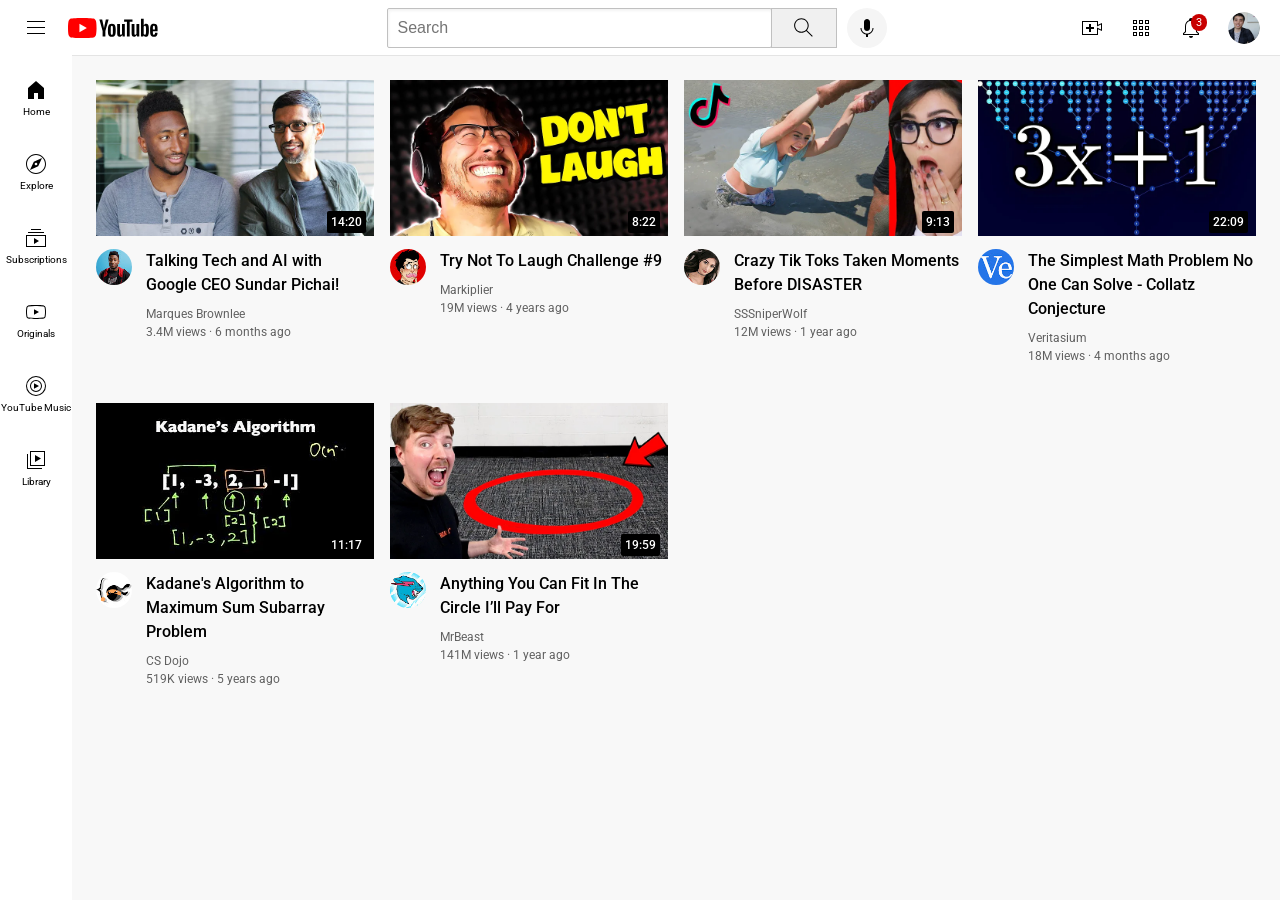
<file: index.html>
<!DOCTYPE html>
<html>
  <head>
    <title>YouTube.com Clone</title>
    <link rel="stylesheet" href="styles/general.css" />
    <link rel="stylesheet" href="styles/header.css" />
    <link rel="stylesheet" href="styles/sidebar.css" />
    <link rel="stylesheet" href="styles/video.css" />
    <link rel="preconnect" href="https://fonts.googleapis.com" />
    <link rel="preconnect" href="https://fonts.gstatic.com" crossorigin />
    <link
      href="https://fonts.googleapis.com/css2?family=Roboto:wght@400;500;700&display=swap"
      rel="stylesheet"
    />
  </head>
  <body>
    <header class="header">
      <div class="left-section">
        <img class="hamburger-menu" src="icons/hamburger-menu.svg" alt="" />
        <img class="youtube-logo" src="icons/youtube-logo.svg" alt="" />
      </div>
      <div class="middle-section">
        <input class="search-bar" type="text" placeholder="Search" />
        <button class="search-button">
          <img class="search-icon" src="icons/search.svg" alt="" />
          <div class="tooltip">Search</div>
        </button>
        <button class="voice-search-button">
          <img
            class="voice-search-icon"
            src="icons/voice-search-icon.svg"
            alt=""
          />
          <div class="tooltip">Search with your voice</div>
        </button>
      </div>
      <div class="right-section">
        <div class="upload-icon-container">
          <img class="upload-icon" src="icons/upload.svg" alt="" />
          <div class="tooltip">Create</div>
        </div>
        <div class="youtube-apps-icon-container">
          <img class="youtube-apps-icon" src="icons/youtube-apps.svg" alt="" />
          <div class="tooltip">YouTube apps</div>
        </div>
        <div class="notification-icon-container">
          <img class="notification-icon" src="icons/notifications.svg" alt="" />
          <div class="notification-count">3</div>
          <div class="tooltip">Notifications</div>
        </div>

        <img
          class="current-user-picture"
          src="channel-pictures/my-channel.jpeg"
          alt=""
        />
      </div>
    </header>
    <nav class="sidebar">
      <div class="sidebar-link">
        <img src="icons/home.svg" alt="" />
        <div>Home</div>
      </div>
      <div class="sidebar-link">
        <img src="icons/explore.svg" alt="" />
        <div>Explore</div>
      </div>
      <div class="sidebar-link">
        <img src="icons/subscriptions.svg" alt="" />
        <div>Subscriptions</div>
      </div>
      <div class="sidebar-link">
        <img src="icons/originals.svg" alt="" />
        <div>Originals</div>
      </div>
      <div class="sidebar-link">
        <img src="icons/youtube-music.svg" alt="" />
        <div>YouTube Music</div>
      </div>
      <div class="sidebar-link">
        <img src="icons/library.svg" alt="" />
        <div>Library</div>
      </div>
    </nav>

    <main>
      <section class="video-grid">
        <div class="video-preview">
          <div class="thumbnail-row">
            <a
              href="https://www.youtube.com/watch?v=n2RNcPRtAiY"
              target="_blank"
              class="video-title-link"
            >
              <img class="thumbnail" src="thumbnails/thumbnail-1.webp" />
            </a>
            <div class="video-time">14:20</div>
          </div>
          <div class="video-info-grid">
            <div class="channel-picture">
              <a href="https://www.youtube.com/c/mkbhd" target="_blank">
                <img
                  class="profile-picture"
                  src="channel-pictures/channel-1.jpeg"
                />
              </a>
            </div>
            <div class="video-info">
              <a
                class="video-title-link"
                href="https://www.youtube.com/watch?v=n2RNcPRtAiY"
                target="blank"
                ><p class="video-title">
                  Talking Tech and AI with Google CEO Sundar Pichai!
                </p>
              </a>
              <p class="video-author">Marques Brownlee</p>
              <p class="video-stats">3.4M views &#183; 6 months ago</p>
            </div>
          </div>
        </div>
        <div class="video-preview">
          <div class="thumbnail-row">
            <a
              href="https://www.youtube.com/watch?v=mP0RAo9SKZk"
              target="_blank"
              class="video-title-link"
            >
              <img class="thumbnail" src="thumbnails/thumbnail-2.webp" />
            </a>
            <div class="video-time">8:22</div>
          </div>
          <div class="video-info-grid">
            <div class="channel-picture">
              <a href="https://www.youtube.com/c/markiplier" target="_blank">
                <img
                  class="profile-picture"
                  src="channel-pictures/channel-2.jpeg"
                />
              </a>
            </div>
            <div class="video-info">
              <a
                href="https://www.youtube.com/watch?v=mP0RAo9SKZk"
                target="_blank"
                class="video-title-link"
              >
                <p class="video-title">Try Not To Laugh Challenge #9</p>
              </a>
              <p class="video-author">Markiplier</p>
              <p class="video-stats">19M views &#183; 4 years ago</p>
            </div>
          </div>
        </div>
        <div class="video-preview">
          <div class="thumbnail-row">
            <a
              href="https://www.youtube.com/watch?v=FgjPQQeTh1w"
              target="_blank"
              class="video-title-link"
            >
              <img class="thumbnail" src="thumbnails/thumbnail-3.webp" />
            </a>
            <div class="video-time">9:13</div>
          </div>
          <div class="video-info-grid">
            <div class="channel-picture">
              <a
                href="https://www.youtube.com/user/SSSniperWolf"
                target="_blank"
              >
                <img
                  class="profile-picture"
                  src="channel-pictures/channel-3.jpeg"
                />
              </a>
            </div>
            <div class="video-info">
              <a
                href="https://www.youtube.com/watch?v=FgjPQQeTh1w"
                target="_blank"
                class="video-title-link"
              >
                <p class="video-title">
                  Crazy Tik Toks Taken Moments Before DISASTER
                </p>
              </a>
              <p class="video-author">SSSniperWolf</p>
              <p class="video-stats">12M views &#183; 1 year ago</p>
            </div>
          </div>
        </div>
        <div class="video-preview">
          <div class="thumbnail-row">
            <a
              href="https://www.youtube.com/watch?v=094y1Z2wpJg"
              target="_blank"
              class="video-title-link"
            >
              <img class="thumbnail" src="thumbnails/thumbnail-4.webp" />
            </a>
            <div class="video-time">22:09</div>
          </div>
          <div class="video-info-grid">
            <div class="channel-picture">
              <a href="https://www.youtube.com/c/veritasium" target="_blank">
                <img
                  class="profile-picture"
                  src="channel-pictures/channel-4.jpeg"
                />
              </a>
            </div>
            <div class="video-info">
              <a
                href="https://www.youtube.com/watch?v=094y1Z2wpJg"
                target="_blank"
                class="video-title-link"
              >
                <p class="video-title">
                  The Simplest Math Problem No One Can Solve - Collatz
                  Conjecture
                </p>
              </a>
              <p class="video-author">Veritasium</p>
              <p class="video-stats">18M views &#183; 4 months ago</p>
            </div>
          </div>
        </div>
        <div class="video-preview">
          <div class="thumbnail-row">
            <a
              href="https://www.youtube.com/watch?v=86CQq3pKSUw"
              target="_blank"
              class="video-title-link"
            >
              <img class="thumbnail" src="thumbnails/thumbnail-5.webp" />
            </a>
            <div class="video-time">11:17</div>
          </div>
          <div class="video-info-grid">
            <div class="channel-picture">
              <a href="https://www.youtube.com/c/CSDojo" target="_blank">
                <img
                  class="profile-picture"
                  src="channel-pictures/channel-5.jpeg"
                />
              </a>
            </div>
            <div class="video-info">
              <a
                href="https://www.youtube.com/watch?v=86CQq3pKSUw"
                target="_blank"
                class="video-title-link"
              >
                <p class="video-title">
                  Kadane's Algorithm to Maximum Sum Subarray Problem
                </p>
              </a>
              <p class="video-author">CS Dojo</p>
              <p class="video-stats">519K views &#183; 5 years ago</p>
            </div>
          </div>
        </div>
        <div class="video-preview">
          <div class="thumbnail-row">
            <a
              href="https://www.youtube.com/watch?v=yXWw0_UfSFg"
              target="_blank"
              class="video-title-link"
            >
              <img class="thumbnail" src="thumbnails/thumbnail-6.webp" />
            </a>
            <div class="video-time">19:59</div>
          </div>
          <div class="video-info-grid">
            <div class="channel-picture">
              <a href="https://www.youtube.com/@MrBeast" target="_blank">
                <img
                  class="profile-picture"
                  src="channel-pictures/channel-6.jpeg"
                />
              </a>
            </div>
            <div class="video-info">
              <a
                href="https://www.youtube.com/watch?v=yXWw0_UfSFg"
                target="_blank"
                class="video-title-link"
              >
                <p class="video-title">
                  Anything You Can Fit In The Circle I’ll Pay For
                </p>
              </a>
              <p class="video-author">MrBeast</p>
              <p class="video-stats">141M views &#183; 1 year ago</p>
            </div>
          </div>
        </div>
        <!--Make more video previews?-->
      </section>
    </main>
  </body>
</html>
</file>
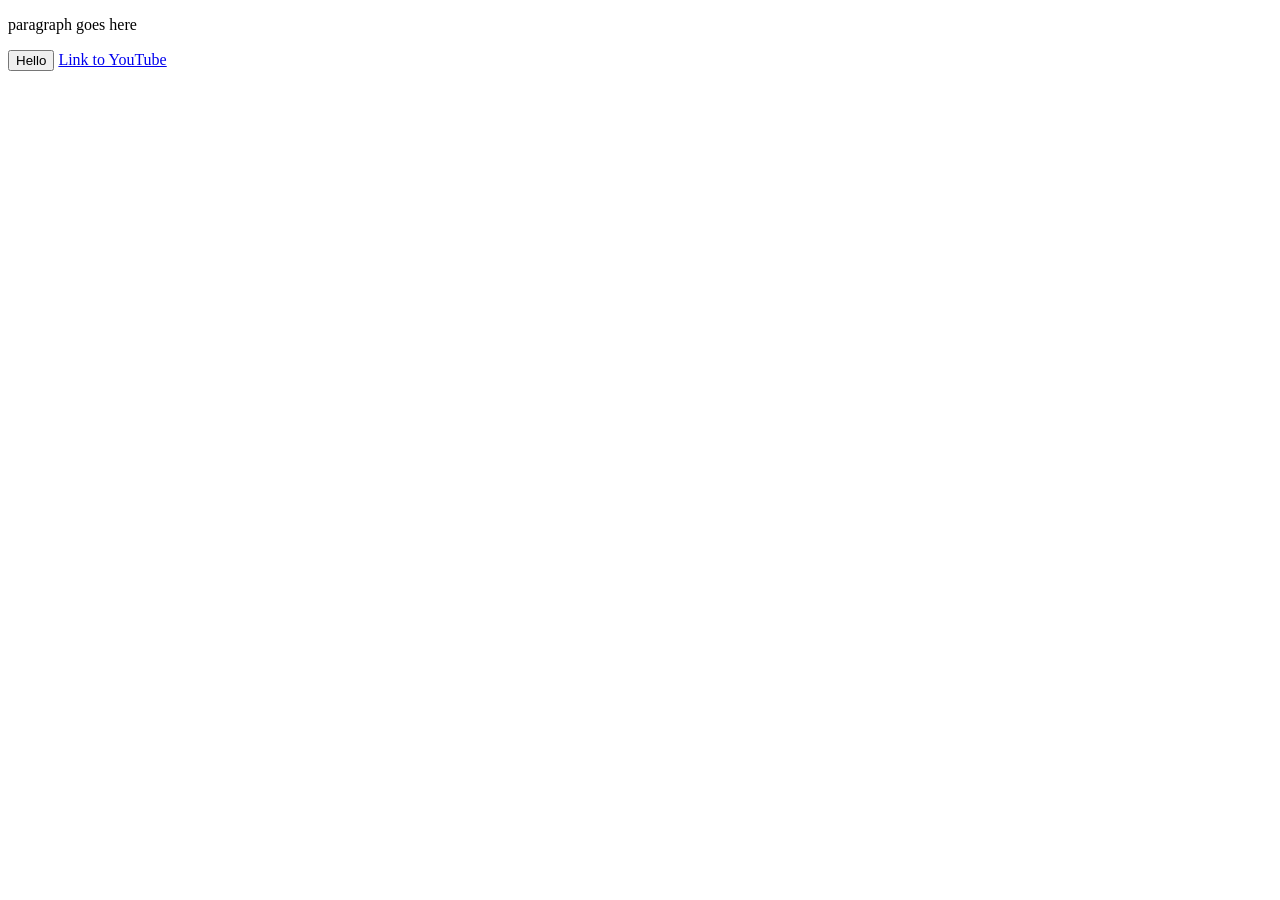
<file: website.html>
<!DOCTYPE html>
<html>
  <head>
    <title>A website</title>
  </head>
  <body>
    <p>paragraph goes here</p>
    <button>Hello</button>
    <a href="https://youtube.com" target="_blank">Link to YouTube </a>
  </body>
</html>
</file>
<file: styles/general.css>
p {
  margin-top: 0;
  margin-bottom: 0;
}

body {
  color: black;
  margin: 0;
  padding-top: 80px;
  padding-left: 96px;
  padding-right: 24px;
  background-color: rgb(248, 248, 248);
  font-family: Roboto, Arial;
}
</file>
<file: styles/header.css>
.header {
  height: 55px;
  display: flex;
  flex-direction: row;
  justify-content: space-between;
  position: fixed;
  top: 0;
  left: 0;
  right: 0;
  background-color: white;
  border-bottom-width: 1px;
  border-bottom-style: solid;
  border-bottom-color: rgb(228, 228, 228);
  z-index: 100;
}

.left-section {
  align-items: center;
  display: flex;
}

.hamburger-menu {
  height: 24px;
  margin-left: 24px;
  margin-right: 20px;
}

.youtube-logo {
  height: 20px;
}

.middle-section {
  display: flex;
  flex: 1;
  margin-left: 70px;
  margin-right: 35px;
  max-width: 500px;
  align-items: center;
}

.search-bar {
  flex: 1;
  height: 36px;
  padding-left: 10px;
  font-size: 16px;
  border-width: 1px;
  border-style: solid;
  border-color: rgb(192, 192, 192);
  border-radius: 2px;
  box-shadow: inset 1px 2px 3px rgba(0, 0, 0, 0.05);
  width: 0;
}

.search-bar::placeholder {
  font-size: 16px;
}

.search-button {
  height: 40px;
  width: 66px;
  background-color: rgb(240, 240, 240);
  border-width: 1px;
  border-style: solid;
  border-color: rgb(192, 192, 192);
  margin-left: -1px;
  margin-right: 10px;
}

.search-button,
.voice-search-button,
.upload-icon-container,
.youtube-apps-icon-container,
.notification-icon-container {
  position: relative;
  display: flex;
  justify-content: center;
  align-items: center;
}

.search-button .tooltip,
.voice-search-button .tooltip,
.upload-icon-container .tooltip,
.youtube-apps-icon-container .tooltip,
.notification-icon-container .tooltip {
  position: absolute;
  background-color: grey;
  color: white;
  padding-top: 4px;
  padding-bottom: 4px;
  padding-left: 8px;
  padding-right: 8px;
  border-radius: 2px;
  font-size: 12px;
  bottom: -30px;
  opacity: 0;
  transition: opacity 0.15s;
  pointer-events: none;
  white-space: nowrap;
}

.search-button:hover .tooltip,
.voice-search-button:hover .tooltip,
.upload-icon-container:hover .tooltip,
.youtube-apps-icon-container:hover .tooltip,
.notification-icon-container:hover .tooltip {
  opacity: 1;
}

.search-icon {
  height: 25px;
}

.voice-search-button {
  height: 40px;
  width: 40px;
  border-radius: 20px;
  border: none;
  background-color: rgb(245, 245, 245);
}

.voice-search-icon {
  height: 24px;
}

.right-section {
  width: 180px;
  margin-right: 20px;
  display: flex;
  align-items: center;
  justify-content: space-between;
  flex-shrink: 0;
}

.upload-icon {
  height: 24px;
}

.youtube-apps-icon {
  height: 24px;
}

.notification-icon {
  height: 24px;
}

.notification-icon-container {
  position: relative;
}

.notification-count {
  position: absolute;
  top: -2px;
  right: -4px;
  background-color: rgb(200, 0, 0);
  color: white;
  font-size: 11px;
  padding-left: 5px;
  padding-right: 5px;
  padding-top: 2px;
  padding-bottom: 2px;
  border-radius: 10px;
}

.current-user-picture {
  height: 32px;
  border-radius: 16px;
}
</file>
<file: styles/sidebar.css>
.sidebar {
  position: fixed;
  left: 0;
  bottom: 0;
  top: 55px;
  background-color: white;
  width: 72px;
  z-index: 200;
  padding-top: 5px;
}

.sidebar-link {
  height: 74px;
  display: flex;
  align-items: center;
  justify-content: center;
  flex-direction: column;
}

.sidebar-link:hover {
  background-color: rgb(235, 235, 235);
  cursor: pointer;
}

.sidebar-link img {
  height: 24px;
  margin-bottom: 4px;
}

.sidebar-link div {
  font-size: 10px;
}
</file>
<file: styles/video.css>
/* <div class="video-time">9:13</div> */

.thumbnail {
  width: 100%;
}

.video-title,
.video-title-link {
  margin-top: 0;
  font-size: 14px;
  font-weight: 500;
  line-height: 20px;
  margin-bottom: 10px;
}

.video-title-link {
  text-decoration: none;
  color: black;
}

.video-info-grid {
  display: grid;
  grid-template-columns: 50px 1fr;
}

.profile-picture {
  width: 36px;
  border-radius: 50px;
}

.thumbnail-row {
  margin-bottom: 8px;
  position: relative;
}

.video-author,
.video-stats {
  font-size: 12px;
  color: rgb(96, 96, 96);
}

.video-author {
  margin-bottom: 4px;
}

.video-grid {
  display: grid;
  grid-template-columns: 1fr 1fr 1fr;
  column-gap: 16px;
  row-gap: 40px;
}

@media (max-width: 750px) {
  .video-grid {
    grid-template-columns: 1fr 1fr;
  }
}

@media (min-width: 751px) and (max-width: 999px) {
  .video-grid {
    grid-template-columns: 1fr 1fr 1fr 1fr;
  }
}

@media (min-width: 1000px) {
  .video-grid {
    grid-template-columns: 1fr 1fr 1fr 1fr;
  }
  .video-title {
    font-size: 16px;
    line-height: 24px;
  }
}

.video-time {
  position: absolute;
  bottom: 8px;
  right: 8px;
  background-color: black;
  color: white;
  font-size: 12px;
  font-weight: 500;
  padding-left: 4px;
  padding-right: 4px;
  padding-top: 4px;
  padding-bottom: 4px;
  border-radius: 2px;
}
</file>
